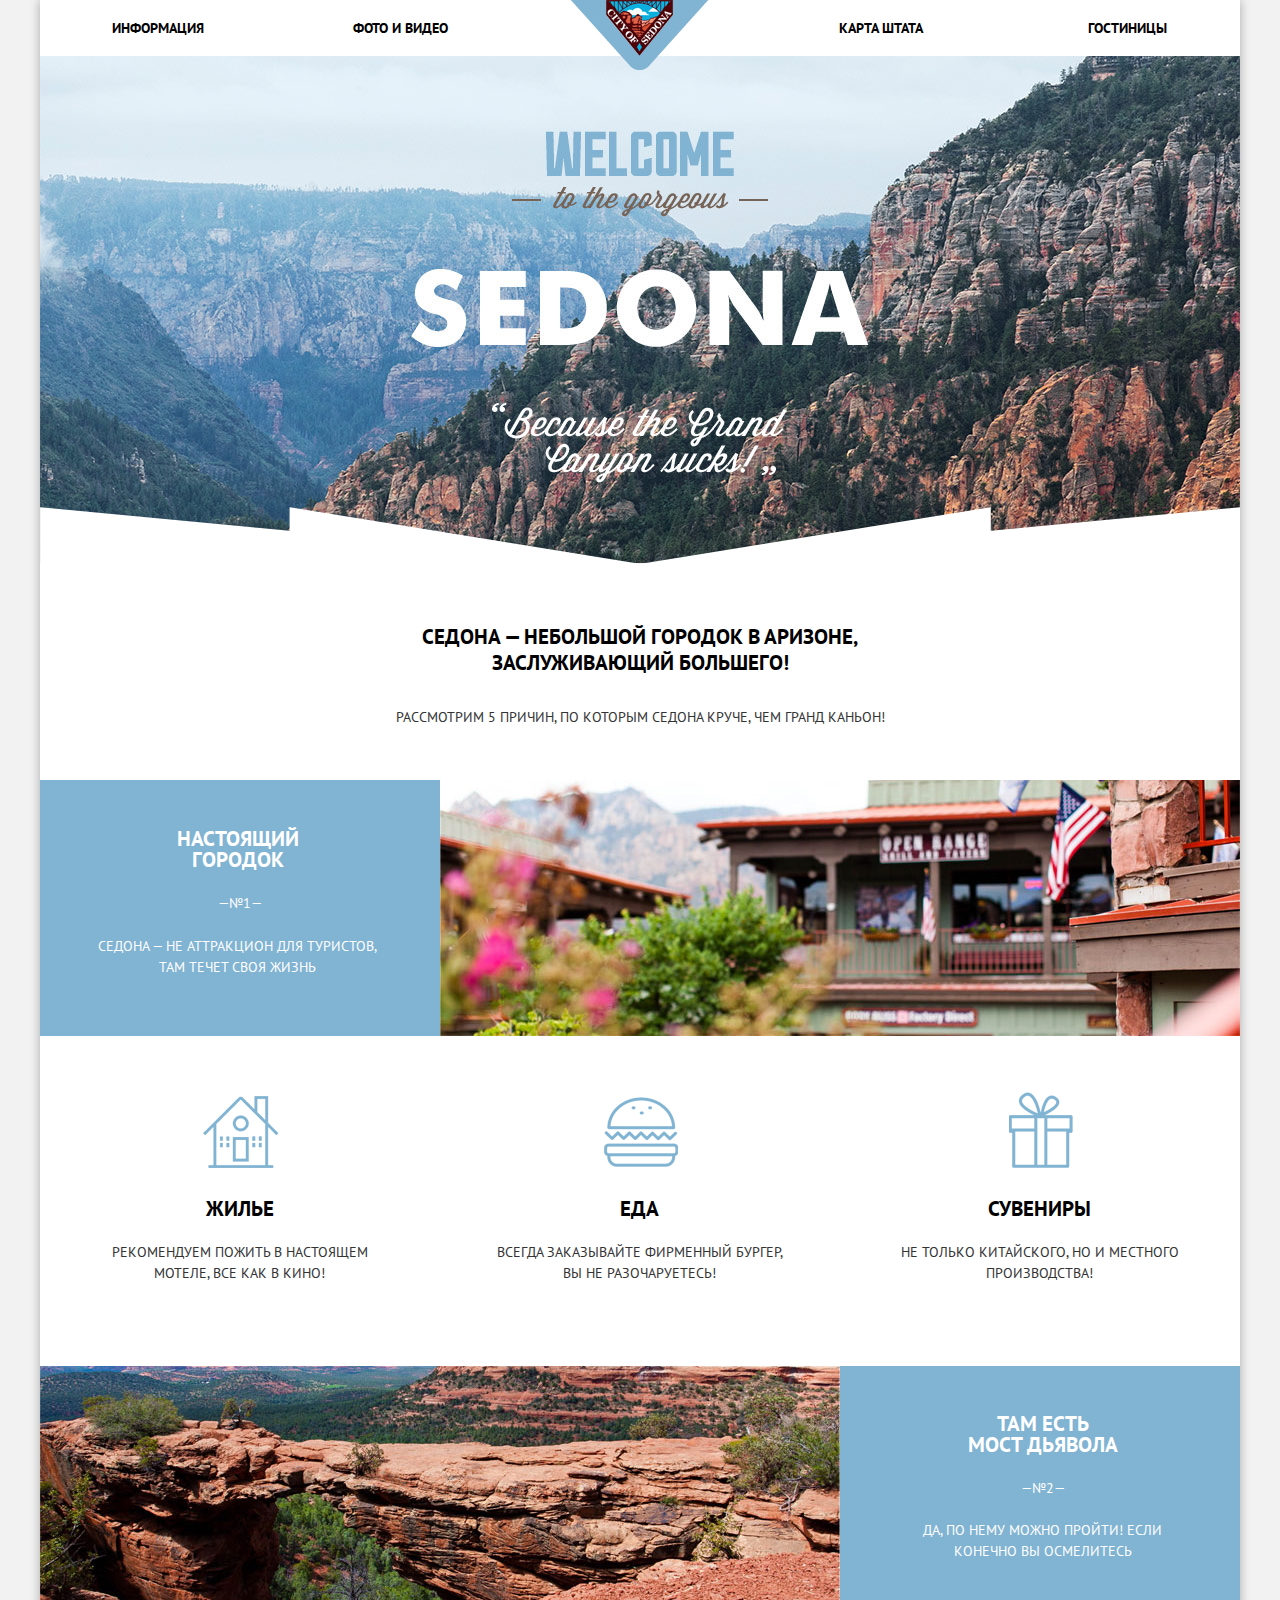
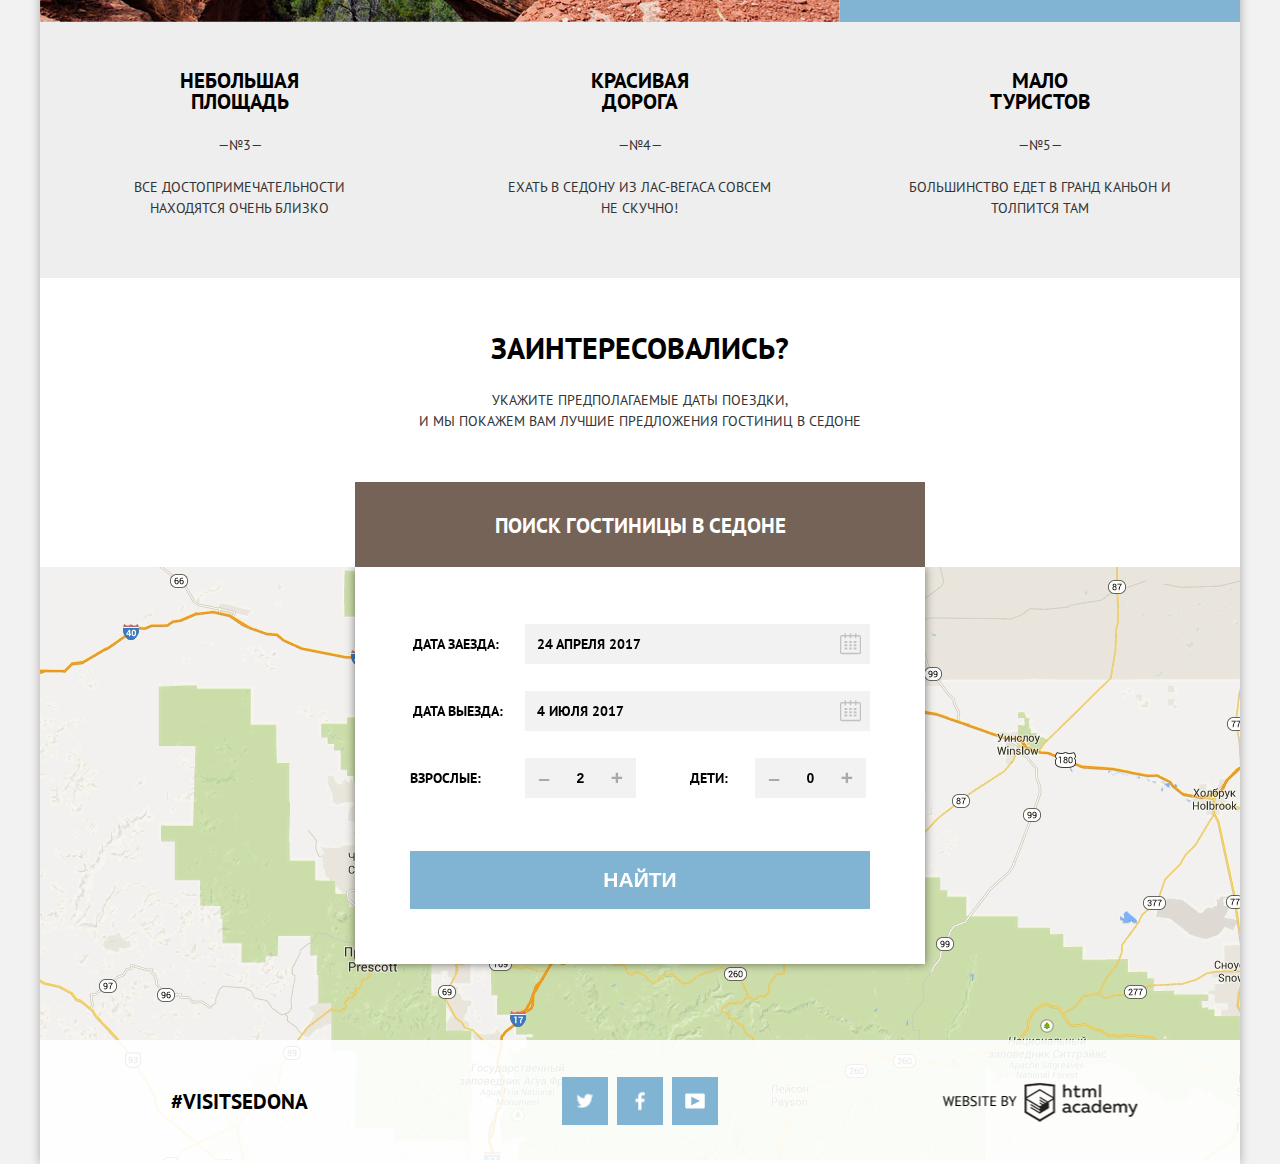
<file: index.html>
<!DOCTYPE html>
<html lang="ru">
  <head>
    <meta charset="utf-8">
    <title>HTML Academy: Седона</title>
    <link href="https://fonts.googleapis.com/css?family=PT+Sans:400,700&amp;subset=cyrillic" rel="stylesheet">
    <link href="css/normalize.css" rel="stylesheet">
    <link href="css/style.min.css" rel="stylesheet">
  </head>
  <body>
    <div class="container">
      <header class="main-header">
        <nav class="main-navigation">
          <ul>
            <li>
              <a href="#">Информация</a>
            </li>
            <li>
              <a href="#">Фото и видео</a>
            </li>
            <li>
              <a href="#">Карта штата</a>
            </li>
            <li>
              <a href="./inner.html">Гостиницы</a>
            </li>
          </ul>
        </nav>
        <div class="index-logo">
          <img src="img/logo.png" width="138" height="70" alt="Логотип">
        </div>
      </header>
      <main>
        <div class="top-background"></div>
        <div class="headline">
          <h1 class="main-title">
            СЕДОНА — небольшой городок в Аризоне, заслуживающий большего!
          </h1>
          <p class="main-subtitle">Рассмотрим 5 причин, по которым Седона круче, чем гранд каньон!</p>
        </div>
        <section class="main-content-top clearfix">
          <div class="sidebar-left">
            <span class="sidebar-name">Настоящий городок</span>
            <span class="sidebar-subtitle">
              —№1—
            </span>
            <p class="sidebar-text">
              СЕДОНА — не аттракцион для туристов, там течет своя жизнь
            </p>
          </div>
          <div class="sidebar-right"></div>
        </section>
        <section class="first-benefits clearfix">
          <div class="first-benefits-item">
            <b class="first-benefits-housename">Жилье</b>
            <p class="first-benefits-housetext">Рекомендуем пожить в настоящем мотеле, все как в кино!</p>
          </div>
          <div class="first-benefits-item">
            <b class="first-benefits-foodname">Еда</b>
            <p class="first-benefits-foodtext">Всегда заказывайте фирменный бургер, вы не разочаруетесь!</p>
          </div>
          <div class="first-benefits-item">
            <b class="first-benefits-giftsname">Сувениры</b>
            <p class="first-benefits-giftstext">Не только китайского, но и местного производства!</p>
          </div>
        </section>
        <section class="main-content-middle">
          <div class="sidebar-left"></div>
          <div class="sidebar-right">
            <span class="sidebar-name">Там есть<br> мост дьявола</span>
            <span class="sidebar-subtitle">
              —№2—
            </span>
            <p class="sidebar-text">
              Да, по нему можно пройти! Если конечно вы осмелитесь
            </p>
          </div>
        </section>
        <section class="second-benefits clearfix">
          <div class="second-benefits-item">
            <b class="second-benefits-name">Небольшая площадь</b>
            <span class="second-benefits-subtitle">
              —№3—
            </span>
            <p>
              ВСЕ достопримечательности находятся очень близко
            </p>
          </div>
          <div class="second-benefits-item">
            <b class="second-benefits-name">Красивая дорога</b>
            <span class="second-benefits-subtitle">
              —№4—
            </span>
            <p>
              Ехать в Седону из Лас-вегаса совсем не скучно!
            </p>
          </div>
          <div class="second-benefits-item">
            <b class="second-benefits-name">Мало туристов</b>
            <span class="second-benefits-subtitle">
              —№5—
            </span>
            <p>
              Большинство едет в гранд каньон и толпится там
            </p>
          </div>
        </section>
        <section class="interest-block">
          <span class="bottom-title">Заинтересовались?</span>
          <p class="bottom-subtitle">Укажите предполагаемые даты поездки,<br> и мы покажем вам лучшие предложения гостиниц в седоне</p>
          <div class="form-headline">
            <a href="#">Поиск гостиницы в Седоне</a>
          </div>
        </section>
        <section class="search-popup" id="popup">
            <div class="search-form">
              <form action="#" method="get">
                <div class="form-line">
                  <label for="arrival-field">Дата заезда:</label>
                  <input type="text" name="arrival" id="arrival-field" placeholder="24 Апреля 2017">
                  <button type="button" class="form-line-calendar"><span class="visibility-hidden">Календарь</span></button>
                </div>
                <div class="form-line">
                  <label for="departure-field">Дата выезда:</label>
                  <input type="text" name="departure" id="departure-field" placeholder="4 июля 2017">
                  <button type="button" class="form-line-calendar"><span class="visibility-hidden">Календарь</span></button>
                </div>
                <div class="form-tourists">
                  <label for="count-field">Взрослые:</label>
                  <div class="form-tourists-count adults-count" id="count">
                    <button class="count-button" type="button" id="bMinus">–</button>
                    <input type="text" name="adults" id="count-field" value="2">
                    <button class="count-button" type="button" id="bPlus">+</button>
                  </div>
                </div>
                <div class="form-tourists child-field">
                  <label for="second-count-field">Дети:</label>
                  <div class="form-tourists-count" id="second-count">
                    <button class="count-button" type="button" id="second-bMinus">–</button>
                    <input type="text" name="child" id="second-count-field" value="0">
                    <button class="count-button" type="button" id="second-bPlus">+</button>
                  </div>
                </div>
                <button class="show-results" type="submit">Найти</button>
              </form>
            </div>
        </section>
        <div class="map">
          <iframe class="iframe" src="https://www.google.com/maps/embed?pb=!1m18!1m12!1m3!1d629120.6712835223!2d-111.75599495157871!3d34.50387157533339!2m3!1f0!2f0!3f0!3m2!1i1024!2i768!4f13.1!3m3!1m2!1s0x872da132f942b00d%3A0x5548c523fa6c8efd!2z0KHQtdC00L7QvdCwLCDQkNGA0LjQt9C-0L3QsCA4NjMzNiwg0KHQqNCQ!5e0!3m2!1sru!2sru!4v1494096226849" width="1200" height="593" allowfullscreen></iframe>
        </div>
      </main>
      <footer class="main-footer">
        <div class="clearfix">
          <section class="footer-contact">
            <a href="#">#visitsedona</a>
          </section>
          <section class="footer-social clearfix">
            <a class="social-btn social-btn-twit" href="#"><span class="visibility-hidden">Твиттер</span></a>
            <a class="social-btn social-btn-fb" href="#"><span class="visibility-hidden">Фейсбук</span></a>
            <a class="social-btn social-btn-youtube" href="#"><span class="visibility-hidden">Ютуб</span></a>
          </section>
          <section class="footer-copyright">
            <a class="copyright-img" href="https://htmlacademy.ru/intensive/htmlcss"><span class="visibility-hidden">Логотип Академии</span></a>
          </section>
        </div>
      </footer>
      <script src="js/script.min.js"></script>
    </div>
  </body>
</html>
</file>
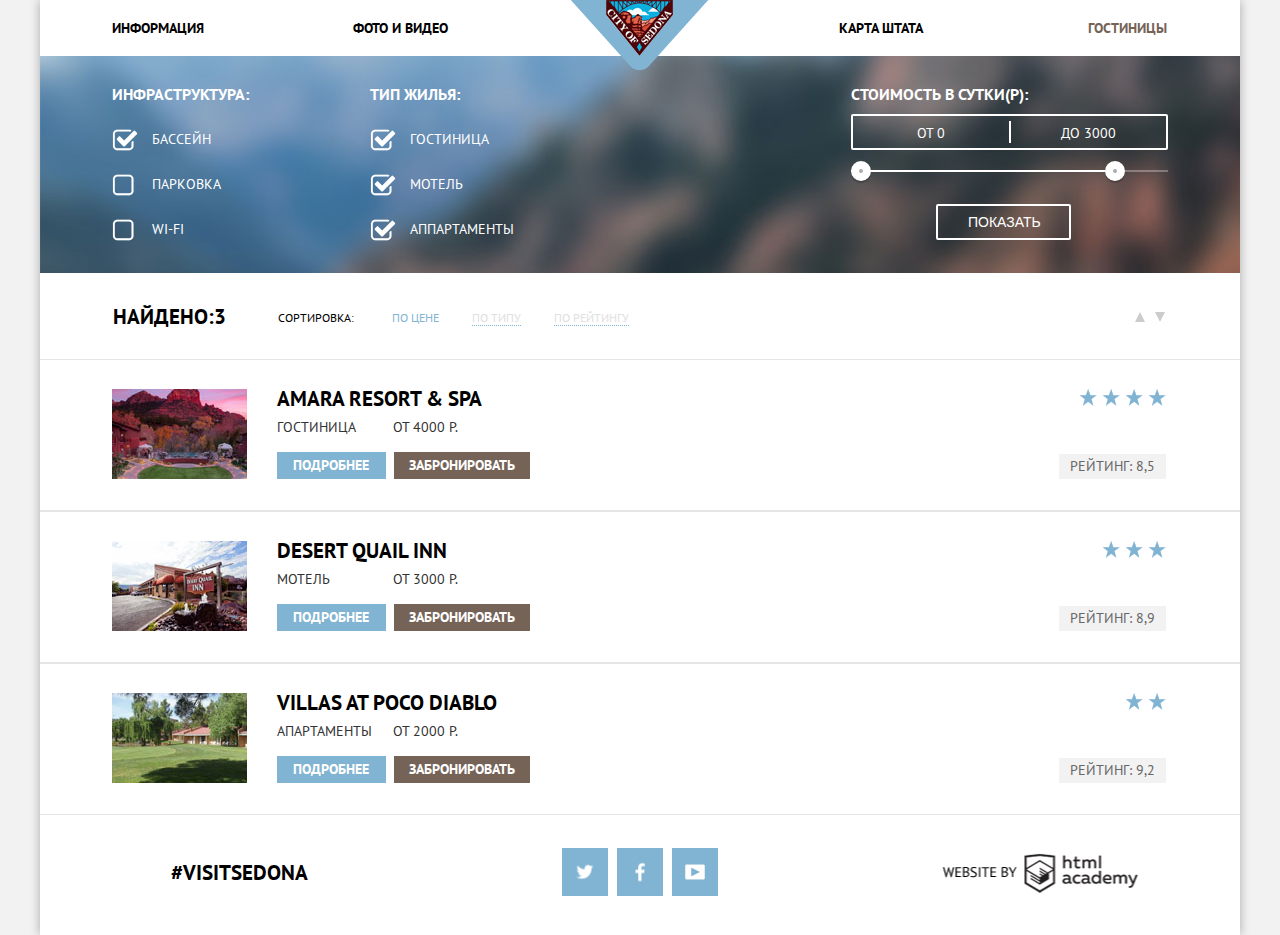
<file: inner.html>
<!DOCTYPE html>
<html lang="ru">
  <head>
    <meta charset="utf-8">
    <title>HTML Academy: Седона</title>
    <link href="https://fonts.googleapis.com/css?family=PT+Sans:400,700&amp;subset=cyrillic" rel="stylesheet">
    <link href="css/normalize.css" rel="stylesheet">
    <link href="css/style.min.css" rel="stylesheet">
  </head>
  <body>
    <div class="container">
      <header class="main-header">
        <nav class="main-navigation">
          <ul>
            <li>
              <a href="#">Информация</a>
            </li>
            <li>
              <a href="#">Фото и видео</a>
            </li>
            <li>
              <a href="#">Карта штата</a>
            </li>
            <li>
              <a class="main-navigation-active">Гостиницы</a>
            </li>
          </ul>
            <a class="index-logo" href="index.html">
              <img src="img/logo.png" width="138" height="70" alt="Логотип">
            </a>
        </nav>
      </header>
      <main>
        <div class="search-background">
          <form class="search-block clearfix" id="filter">
            <fieldset class="search-column">
              <legend>Инфраструктура:</legend>
              <ul class="type-checkbox">
                <li>
                  <input type="checkbox" name="swimmingpool" id="swimmingpool-field" checked>
                  <label for="swimmingpool-field">Бассейн</label>
                </li>
                <li>
                  <input type="checkbox" name="parking" id="parking-field">
                  <label for="parking-field">Парковка</label>
                </li>
                <li class="type-checkbox">
                  <input type="checkbox" name="wifi" id="wifi-field">
                  <label for="wifi-field">Wi-fi</label>
                </li>
              </ul>
            </fieldset>
            <fieldset class="search-column">
              <legend>Тип жилья:</legend>
              <ul class="type-checkbox">
                <li>
                  <input type="checkbox" name="hotel" id="hotel-field" checked>
                  <label for="hotel-field">Гостиница</label>
                </li>
                <li>
                  <input type="checkbox" name="motel" id="motel-field" checked>
                  <label for="motel-field">Мотель</label>
                </li>
                <li>
                  <input type="checkbox" name="apart" id="apart-field" checked>
                  <label for="apart-field">Аппартаменты</label>
                </li>
              </ul>
            </fieldset>
            <div class="search-column-range">
              <div class="range-title">Стоимость в сутки(Р):</div>
              <div class="price-filter">
                <div class="min-price">
                  <input type="text" name="start-price" id="start-price-field">
                  <label for="start-price-field">от 0</label>
                </div>
                <div class="max-price">
                  <input type="text" name="final-price" id="final-price-field">
                  <label for="final-price-field">до 3000</label>
                </div>
              </div>
              <div class="price-range">
                <div class="scale">
                  <div class="bar"></div>
                </div>
                <div class="range-toggle range-toggle-min"></div>
                <div class="range-toggle range-toggle-max"></div>
              </div>
              <button class="show-hotels" type="submit">Показать</button>
            </div>
          </form>
        </div>
        <section class="filter-results">
          <div class="results-preview clearfix">
            <span class="finded">Найдено:3</span>
            <div class="sorting-block">
              <span class="sorting">Сортировка:</span>
              <a class="sorting-active" href="#">По цене</a>
              <a href="#">По типу</a>
              <a href="#">По рейтингу</a>
            </div>
            <div class="arrows-block">
              <span class="arrow-up"><span class="visibility-hidden">Фильтрация по возрастанию</span></span>
              <span class="arrow-down active-arrow-down"><span class="visibility-hidden">Фильтрация по убыванию</span></span>
            </div>
          </div>
          <div class="hotels-list clearfix">
            <div class="hotel-block clearfix">
              <div class="hotel-img">
                <img src="img/amararesort.jpg" width="135" height="90" alt="Amara Resort & SPA">
              </div>
              <div class="hotel-description">
                <a class="hotel-name" href="#">Amara Resort & SPA</a>
                <span class="accommodation-type">Гостиница</span>
                <span class="living-cost">От 4000 Р.</span>
                <a href="#" class="info-btn">Подробнее</a>
                <a href="#" class="reservation-btn">Забронировать</a>
              </div>
              <div class="hotel-rating">
                <div class="hotel-rating-stars">
                  <span class="star"></span>
                  <span class="star"></span>
                  <span class="star"></span>
                  <span class="star"></span>
                </div>
                <span class="hotel-rating-number">Рейтинг: 8,5</span>
              </div>
            </div>
            <div class="hotel-block clearfix">
              <div class="hotel-img">
                <img src="img/desert.jpg" width="135" height="90" alt="Desert Quail Inn">
              </div>
              <div class="hotel-description">
                <a class="hotel-name" href="#">Desert Quail Inn</a>
                <span class="accommodation-type">Мотель</span>
                <span class="living-cost">От 3000 Р.</span>
                <a href="#" class="info-btn">Подробнее</a>
                <a href="#" class="reservation-btn">Забронировать</a>
              </div>
              <div class="hotel-rating">
                <div class="hotel-rating-stars">
                  <span class="star"></span>
                  <span class="star"></span>
                  <span class="star"></span>
                </div>
                <span class="hotel-rating-number">Рейтинг: 8,9</span>
              </div>
            </div>
            <div class="hotel-block clearfix">
              <div class="hotel-img">
                <img src="img/villas.jpg" width="135" height="90" alt="Villas at Poco Diablo">
              </div>
              <div class="hotel-description">
                <a class="hotel-name" href="#">Villas at Poco Diablo</a>
                <span class="accommodation-type">Апартаменты</span>
                <span class="living-cost">От 2000 Р.</span>
                <a href="#" class="info-btn">Подробнее</a>
                <a href="#" class="reservation-btn">Забронировать</a>
              </div>
              <div class="hotel-rating">
                <div class="hotel-rating-stars">
                  <span class="star"></span>
                  <span class="star"></span>
                </div>
                <span class="hotel-rating-number">Рейтинг: 9,2</span>
              </div>
            </div>
          </div>
        </section>
      </main>
      <footer class="main-footer main-footer-in">
        <div class="clearfix">
          <section class="footer-contact">
            <a href="#">#visitsedona</a>
          </section>
          <section class="footer-social">
              <a class="social-btn social-btn-twit" href="#"><span class="visibility-hidden">Твиттер</span></a>
              <a class="social-btn social-btn-fb" href="#"><span class="visibility-hidden">Фейсбук</span></a>
              <a class="social-btn social-btn-youtube" href="#"><span class="visibility-hidden">Ютуб</span></a>
          </section>
          <section class="footer-copyright">
            <a class="copyright-img" href="https://htmlacademy.ru/intensive/htmlcss"></a>
          </section>
        </div>
      </footer>
    </div>
    <script src='js/script.min.js'></script>
  </body>
</html>
</file>
<file: css/style.min.css>
.clearfix::after,.top-background::after{content:''}.main-navigation a,.main-title{line-height:26px;font-weight:700}.top-background,.top-background::after{background-repeat:no-repeat;width:100%}.form-line input,.show-hotels,.show-results,body{text-transform:uppercase}.info-btn:active::before,.social-btn-fb:active::before,.social-btn-twit:active::before,.social-btn-youtube:active::before{opacity:.3}.footer-contact a,.form-headline a,.hotel-name,.info-btn,.main-navigation a,.reservation-btn,.sorting-block a{text-decoration:none}html{-webkit-box-sizing:border-box;box-sizing:border-box}*,:after,:before{-webkit-box-sizing:inherit;box-sizing:inherit}body{font-family:'PT Sans',Arial,sans-serif;font-size:14px;font-weight:400;color:#000;background-color:#f2f2f2;min-width:1200px;margin:0;padding:0}img{max-width:100%;height:auto}.iframe{border:none}.clearfix::after{display:table;clear:both}.visibility-hidden{height:1px;overflow:hidden;padding:0;position:absolute;width:1px;white-space:nowrap}.main-header{position:relative;color:#000;background-color:#fff;min-height:56px}.container{width:1200px;margin:0 auto;-webkit-box-shadow:0 0 10px rgba(0,0,0,.3);box-shadow:0 0 10px rgba(0,0,0,.3)}.main-navigation ul{padding:0 6%;margin:0;font-size:0}.main-navigation li{display:inline-block;vertical-align:top;margin:15px 0;width:20%}.main-navigation li:nth-child(4n+1){margin-right:30px}.main-navigation li:nth-child(4n+2){margin-right:147px}.main-navigation li:nth-child(4n+3){margin-right:33px}.main-navigation li:nth-child(1n+4),.main-navigation li:nth-child(4n+2){text-align:left}.main-navigation li:nth-child(4n+3),.main-navigation li:nth-child(4n+4){text-align:right}.main-navigation a{font-size:14px;color:#000}.main-navigation a:hover{color:#81b3d2}.main-navigation a:active{color:rgba(0,0,0,.3)}li .main-navigation-active{color:#766357}.index-logo{position:absolute;z-index:2;top:0;left:50%;-webkit-transform:translate(-50%,0);transform:translate(-50%,0)}.top-background{background-image:url(../img/main-background.jpg);background-color:#eee;height:508px;position:relative;z-index:1}.top-background::after{background-image:url(../img/afterback.png);height:57px;position:absolute;bottom:0}.headline{text-align:center;color:#000;background-color:#fff;padding:60px 355px 50px}.main-title{font-size:21px;margin:0 0 28px}.main-subtitle{font-size:14px;color:#333;line-height:26px;padding:0;margin:0}.main-content-top{min-width:1200px;width:100%}.main-content-top .sidebar-left{float:left;width:400px;text-align:center;word-wrap:break-word;color:#fff;background-color:#81b3d2;padding:48px 55px 58px 50px}.main-content-top .sidebar-name{display:block;font-size:21px;line-height:21px;font-weight:700;color:#fff;margin-left:80px;margin-right:80px;margin-bottom:23px}.main-content-top .sidebar-subtitle{display:block;font-size:14px;line-height:21px;color:#fff;margin-left:50px;margin-right:45px;margin-bottom:22px}.main-content-top .sidebar-text{font-size:14px;line-height:21px;color:#fff;margin:0}.main-content-top .sidebar-right{float:right;background-image:url(../img/realtown.jpg);background-color:#eee;background-repeat:no-repeat;width:800px;height:256px}.first-benefits{width:100%;color:#000;background-color:#fff;text-align:center}.first-benefits-item{position:relative;width:33.33333%;float:left;padding-top:162px;padding-bottom:82px}.first-benefits-item:nth-child(1)::before,.first-benefits-item:nth-child(2)::before,.first-benefits-item:nth-child(3)::before{position:absolute;content:'';background-repeat:no-repeat;left:50%}.first-benefits-item:nth-child(3n+1){padding-left:70px;padding-right:70px}.first-benefits-item:nth-child(3n+2){padding-left:50px;padding-right:50px}.first-benefits-item:nth-child(3n+3){padding-left:45px;padding-right:45px}.first-benefits-item p{font-size:14px;line-height:21px;font-weight:400;color:#333;text-align:center;margin:0}.first-benefits-item:nth-child(1)::before{background-image:url(../img/accomodation.png);width:75px;height:72px;margin-left:-37px;top:60px}.first-benefits-item:nth-child(2)::before{background-image:url(../img/food.png);width:74px;height:70px;margin-left:-36px;top:61px}.first-benefits-item:nth-child(3)::before{background-image:url(../img/gift.png);width:64px;height:76px;margin-left:-31px;top:56px}.first-benefits-foodname,.first-benefits-giftsname,.first-benefits-housename{display:block;font-size:21px;font-weight:700;line-height:21px;word-wrap:break-word;margin-bottom:23px}.main-content-middle{max-width:1200px;width:100%;height:256px}.main-content-middle .sidebar-left{float:left;background-image:url(../img/devil.jpg);background-repeat:no-repeat;background-color:#eee;width:800px;height:256px}.main-content-middle .sidebar-right{float:right;color:#fff;background-color:#81b3d2;width:400px;text-align:center;word-wrap:break-word;padding:47px 45px 60px 50px}.main-content-middle .sidebar-name{display:block;font-size:21px;line-height:21px;font-weight:700;color:#fff;margin-bottom:23px}.main-content-middle .sidebar-subtitle{display:block;font-size:14px;line-height:21px;font-weight:400;color:#fff;padding-bottom:21px}.main-content-middle .sidebar-text{display:block;font-size:14px;line-height:21px;font-weight:400;color:#fff;margin:0}.second-benefits{position:relative;z-index:10;max-width:1200px;width:100%;color:#000;background-color:#eee}.second-benefits-item{width:33.33333%;float:left;text-align:center;word-wrap:break-word;padding:48px 60px 59px}.second-benefits-name{display:block;font-size:21px;line-height:21px;font-weight:700;margin-left:75px;margin-right:75px;margin-bottom:23px}.second-benefits-item p,.second-benefits-subtitle{font-size:14px;line-height:21px;font-weight:400;color:#333}.second-benefits-subtitle{display:block;margin-bottom:21px}.second-benefits-item p{margin:0}.interest-block{position:relative;z-index:20;width:1200px;color:#000;background-color:#fff;text-align:center;padding:58px 370px 135px}.interest-block .bottom-title{display:inline-block;font-size:30px;line-height:24px;font-weight:700;vertical-align:top;margin-bottom:30px}.interest-block .bottom-subtitle{display:block;font-size:14px;line-height:21px;font-weight:400;color:#333;text-align:center;margin:0}.form-headline a,.form-line{line-height:26px;font-weight:700}.form-headline{position:absolute;top:100%;left:50%;width:570px;height:85px;color:#fff;background-color:#766357;text-align:center;cursor:pointer;-webkit-transform:translate(-50%,-100%);transform:translate(-50%,-100%)}.form-headline a{display:inline-block;font-size:21px;vertical-align:top;color:#fff;margin-top:31px}.search-popup{position:relative}.search-form{width:570px;color:#000;word-wrap:break-word;background-color:#fff;-webkit-filter:drop-shadow(0 0 5px rgba(0,0,0,.5));filter:drop-shadow(0 0 5px rgba(0, 0, 0, .5));margin:0;position:absolute;z-index:3;left:50%;-webkit-transform:translateX(-50%);transform:translateX(-50%);padding:50px 55px 55px}@-webkit-keyframes show-form{0%{-webkit-transform:translate(-50%,-100%);transform:translate(-50%,-100%)}100%{-webkit-transform:translate(-50%,0);transform:translate(-50%,0)}}@keyframes show-form{0%{-webkit-transform:translate(-50%,-100%);transform:translate(-50%,-100%)}100%{-webkit-transform:translate(-50%,0);transform:translate(-50%,0)}}.search-form-show{display:block;z-index:0;-webkit-animation-name:show-form;animation-name:show-form;-webkit-animation-duration:.2s;animation-duration:.2s;-webkit-animation-fill-mode:forwards;animation-fill-mode:forwards}.footer-contact,.form-line label,.form-tourists label,.social-btn,.type-checkbox label{display:inline-block;vertical-align:top}.search-form-hide{height:1px;overflow:hidden;padding:0;position:absolute;width:1px;white-space:nowrap}.form-line{position:relative;float:left;font-size:14px;padding-top:7px;padding-bottom:7px;margin-bottom:13px}.form-line:nth-child(2){margin-bottom:20px}.form-line label{line-height:40px;float:left;width:112px;margin-left:3px}.form-line input{float:left;width:345px;height:40px;border:none;font:inherit;background-color:#f2f2f2;margin:0;padding:7px 35px 7px 12px}.form-line-calendar,.form-line-calendar:active,.form-line-calendar:hover{background-image:url(../img/sprite.png);width:21px;height:22px;background-repeat:no-repeat}::-webkit-input-placeholder{color:#000}::-moz-placeholder{color:#000}:-moz-placeholder{color:#000}:-ms-input-placeholder{color:#000}.form-line input:hover{background-color:#ebebeb}.form-line input:focus{background-color:#fff;border:2px solid #e5e5e5;outline:0}.form-line-calendar{position:absolute;top:50%;right:9px;-webkit-transform:translate(0,-50%);transform:translate(0,-50%);cursor:pointer;border:none;background-color:transparent;background-position:-5px -5px}.form-line-calendar:hover{background-position:-67px -5px}.form-line-calendar:active{background-position:-36px -5px}.form-tourists{float:left;width:50%;font-size:14px;line-height:26px;font-weight:700;margin-bottom:53px}.form-tourists label{float:left;width:112px;padding-top:7px;padding-bottom:7px}.form-tourists-count{float:right;width:115px}.count-button,.form-tourists-count input{float:left;height:40px;background-color:#f2f2f2;margin:0;position:relative;border:none}.child-field label{padding-left:50px}.form-tourists-count input{z-index:0;width:35px;font-size:14px;line-height:26px;font-weight:700;color:#000;text-align:center;padding:7px 10px}.count-button,.footer-contact,.show-results{font-size:21px;line-height:26px;font-weight:700}.count-button{z-index:1;width:38px;cursor:pointer;color:#a9a9a9;padding:0}.count-button:hover{color:#000}.count-button:active{color:#81b3d2}.show-results{width:100%;background-color:#81b3d2;color:#fff;text-align:center;border:none;cursor:pointer;margin:0;padding:16px 50px}.show-results:hover{background-color:#669ec0}.show-results:active{background-color:#5496bd;color:rgba(255,255,255,.3)}.map{background-color:#eee;width:1200px;height:593px;background-image:url(../img/map.png);background-repeat:no-repeat}.main-footer{position:relative;width:1200px;color:#000;background-color:rgba(255,255,255,.9);padding-top:37px;padding-bottom:34px;margin-top:-120px}.social-btn-fb::before,.social-btn-twit::before,.social-btn-youtube::before{position:absolute;background-image:url(../img/sprite.png);background-repeat:no-repeat;top:50%;left:50%;content:''}.footer-contact,.footer-social{width:33.33333%;text-align:center;float:left}.footer-contact{word-wrap:break-word;padding:12px 50px}.footer-contact a{color:#000}.footer-social{padding-left:40px;padding-right:40px}.social-btn-twit::before{-webkit-transform:translate(-50%,-50%);transform:translate(-50%,-50%);background-position:-281px -5px;width:17px;height:15px}.social-btn-fb::before{-webkit-transform:translate(-50%,-50%);transform:translate(-50%,-50%);background-position:-234px -5px;width:10px;height:19px}.social-btn-youtube::before{-webkit-transform:translate(-50%,-50%);transform:translate(-50%,-50%);background-position:-308px -5px;width:20px;height:16px}.social-btn{position:relative;width:46px;height:48px;background-color:#81b3d2;margin:0 5px 0 0}.social-btn:nth-child(5n+1){margin-bottom:5px}.social-btn:hover{background-color:#669ec0}.social-btn:last-child{margin-right:0}.footer-copyright{position:relative;float:left;width:33.33333%;height:39px}.copyright-img,.copyright-img:active,.copyright-img:hover{background-repeat:no-repeat;width:195px;height:39px}.copyright-img{position:absolute;top:50%;left:50%;-webkit-transform:translate(-50%,-36%);transform:translate(-50%,-36%);background-image:url(../img/copyright.png)}.copyright-img:hover{background-image:url(../img/copyright-hover.png)}.copyright-img:active{background-image:url(../img/copyright-active.png)}.search-background{background:url(../img/filter-background.jpg) #cecece;background-size:cover}.search-block{padding:28px 72px 31px}.search-column{float:left;max-width:240px;border:none;word-wrap:break-word;padding:0 50px 0 0;margin:0 71px 0 0}.search-column legend{font-size:16px;line-height:21px;font-weight:700;color:#fff;text-align:left;margin-bottom:24px}.type-checkbox{list-style:none;margin:0;padding:0}.type-checkbox li{padding-bottom:2px;padding-left:40px;margin-bottom:22px}.search-column label:last-child,.type-checkbox li:last-child{margin-bottom:0}.type-checkbox input[type=checkbox]{border:0;clip:rect(1px,1px,1px,1px);-webkit-clip-path:inset(50%);clip-path:inset(50%);height:1px;overflow:hidden;padding:0;position:absolute;width:1px;white-space:nowrap}.type-checkbox label{position:relative;cursor:pointer;font-size:14px;line-height:21px;color:#fff}.type-checkbox label::before{position:absolute;top:0;left:-40px;content:''}.type-checkbox input[type=checkbox]~label::before{background-image:url(../img/sprite.png);background-repeat:no-repeat;background-position:-170px -5px;width:22px;height:22px}.type-checkbox input[type=checkbox]:disabled~label::before{background-image:url(../img/sprite.png);background-repeat:no-repeat;background-position:-202px -5px;width:22px;height:22px}.type-checkbox input[type=checkbox]:checked~label::before{background-image:url(../img/sprite.png);background-repeat:no-repeat;background-position:-98px -5px;width:26px;height:22px}.type-checkbox input[type=checkbox]:checked:disabled~label::before{background-image:url(../img/sprite.png);background-repeat:no-repeat;background-position:-134px -5px;width:26px;height:22px}.search-column-range{float:right;width:317px;border:none;color:#fff;padding:0;margin:0}.range-title{max-width:270px;font-weight:700;font-size:16px;line-height:21px;word-wrap:break-word;margin-bottom:9px}.price-filter{position:relative;height:36px;border:2px solid #fff;border-radius:2px;white-space:nowrap;margin-bottom:20px}.price-filter::after{content:'';position:absolute;top:50%;left:50%;width:2px;height:22px;background-color:#fff;-webkit-transform:translate(-50%,-50%);transform:translate(-50%,-50%)}.price-filter .max-price,.price-filter .min-price{position:relative;float:left;width:50%;height:100%;display:inline-block;vertical-align:top;padding-top:7px;padding-bottom:7px}.max-price input,.min-price input{position:absolute;width:100%;color:inherit;font:inherit;text-align:center;text-transform:uppercase;background:0 0;border:none;cursor:pointer}.max-price label,.min-price label{position:absolute;cursor:pointer;padding-top:2px;padding-bottom:2px}.max-price input:focus~label,.min-price input:focus~label{height:1px;overflow:hidden;padding:0;position:absolute;width:1px;white-space:nowrap}.min-price label{left:64px}.max-price label{right:50px}.price-range{position:relative;margin-bottom:32px}.price-range .scale{height:2px;color:#000;background-color:rgba(255,255,255,.3)}.price-range .bar{width:80%;height:2px;color:#000;background-color:#fff}.range-toggle{position:absolute;top:-9px;width:4px;height:4px;background-color:#ababab;padding:2px;border:8px solid #fff;border-radius:50%;-webkit-box-shadow:0 2px 1px 0 rgba(0,1,1,.2);box-shadow:0 2px 1px 0 rgba(0,1,1,.2);cursor:pointer}.range-toggle:hover{background-color:#1c4f80}.range-toggle-min{left:0}.range-toggle-max{left:80%}.show-hotels{display:block;max-width:135px;font-size:14px;line-height:20px;color:#fff;background-color:transparent;border:2px solid #fff;border-radius:2px;cursor:pointer;outline:0;padding:6px 30px;margin-left:85px;margin-right:50px}.show-hotels:hover{background-color:#fff;color:#000}.show-hotels:focus{outline:auto}.filter-results{width:100%;max-width:1200px;background-color:#fff}.results-preview{position:relative;padding:31px 120px 29px 73px}.results-preview .finded{float:left;font-size:21px;line-height:26px;font-weight:700;color:#000;margin-right:52px}.sorting-block{float:left;max-width:760px;font-size:12px;line-height:18px;margin-top:5px}.sorting-block .sorting{margin-right:35px}.sorting-block a{color:#e0e0e0;border-bottom:1px solid #81b3d2;border-bottom-style:dotted;margin-right:30px}.sorting-block a:hover{color:#81b3d2;border-color:#81b3d2}.sorting-block a:active{color:#000;border:none}.sorting-block .sorting-active{color:#81b3d2;border:none}.arrows-block .arrow-down,.arrows-block .arrow-down:hover,.arrows-block .arrow-up,.arrows-block .arrow-up:active,.arrows-block .arrow-up:hover{border-left:5px solid transparent;border-right:5px solid transparent}.sorting-block a:last-child{margin-right:0}.arrows-block{position:absolute;top:39px;right:75px}.arrows-block .arrow-up{float:left;border-bottom:10px solid #ccc;margin-right:10px}.arrows-block .arrow-down{float:left;border-top:10px solid #ccc}.arrows-block .arrow-up:hover{border-bottom:10px solid #000;cursor:pointer}.arrows-block .arrow-up:active{border-bottom:10px solid #81b3d2;cursor:pointer}.arrows-block .arrow-down:hover{border-top:10px solid #000;cursor:pointer}.arrow-block .active-arrow-down,.arrows-block .arrow-down:active{border-left:5px solid transparent;border-right:5px solid transparent;border-top:10px solid #81b3d2}.arrows-block .arrow-down:active{cursor:pointer}.arrow-block .active-arrow-up{border-left:5px solid transparent;border-right:5px solid transparent;border-bottom:10px solid #81b3d2}.hotels-list{width:1200px}.hotel-block{border-top:1px solid #e5e5e5;border-bottom:1px solid #e5e5e5;padding:26px 74px 31px 72px}.hotel-img{float:left;width:135px;height:90px;margin-right:30px;margin-top:3px}.hotel-description{float:left;max-width:530px;word-wrap:break-word}.hotel-name{float:left;font-size:21px;line-height:26px;font-weight:700;color:#000;margin-bottom:5px}.hotel-name:hover{color:#81b3d2}.hotel-name:active{color:#000;opacity:.3}.accommodation-type,.living-cost{color:#333;margin-bottom:14px;float:left;font-size:14px;line-height:21px}.accommodation-type{clear:both;width:110px;margin-right:6px}.living-cost{width:140px}.info-btn{float:left;clear:both;max-width:110px;background-color:#81b3d2;font-size:14px;line-height:21px;font-weight:700;color:#fff;text-align:center;margin-right:8px;padding:3px 17px 3px 16px}.info-btn:hover{background-color:#669ec0}.info-btn:active{background-color:#5496bd}.info-btn::before{content:'';color:#fff}.reservation-btn{float:left;max-width:140px;background-color:#766357;font-size:14px;line-height:21px;font-weight:700;color:#fff;text-align:center;padding:3px 15px}.reservation-btn:hover{background-color:#604e43}.reservation-btn:active{background-color:#503e33}.hotel-rating{float:right}.hotel-rating-stars{float:right;max-width:115px;word-wrap:break-word;margin-top:3px;margin-bottom:48px}.hotel-rating-stars .star{float:left;background-image:url(../img/sprite.png);background-repeat:no-repeat;background-position:-254px -5px;width:17px;height:17px;margin-left:6px}.hotel-rating-number{float:right;clear:both;max-width:110px;background-color:#f2f2f2;font-size:14px;line-height:21px;color:#666;text-align:center;word-wrap:break-word;padding:2px 11px}.main-footer-in{background-color:#fff;margin-top:0;padding-top:33px;padding-bottom:34px}
</file>
